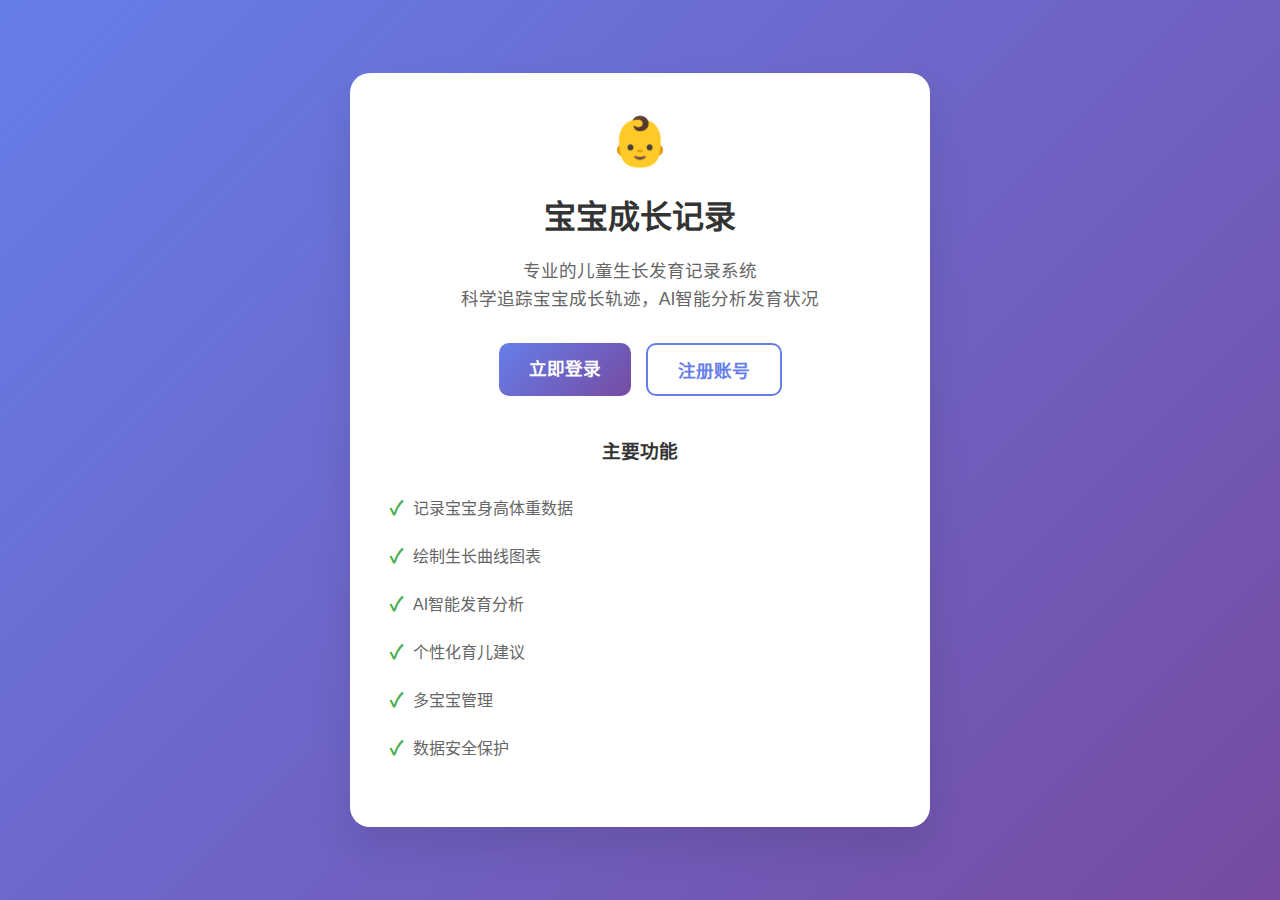
<file: frontend/index.html>
<!DOCTYPE html>
<html lang="zh-CN">
<head>
    <meta charset="UTF-8">
    <meta name="viewport" content="width=device-width, initial-scale=1.0">
    <title>宝宝成长记录</title>
    <style>
        body {
            font-family: Arial, sans-serif;
            margin: 0;
            padding: 0;
            background: linear-gradient(135deg, #667eea 0%, #764ba2 100%);
            min-height: 100vh;
            display: flex;
            align-items: center;
            justify-content: center;
        }

        .welcome-container {
            background: white;
            border-radius: 20px;
            box-shadow: 0 20px 40px rgba(0,0,0,0.1);
            padding: 40px;
            text-align: center;
            max-width: 500px;
            width: 90%;
        }

        .logo {
            font-size: 3rem;
            color: #667eea;
            margin-bottom: 20px;
        }

        .title {
            font-size: 2rem;
            color: #333;
            margin-bottom: 20px;
            font-weight: 600;
        }

        .subtitle {
            font-size: 1.1rem;
            color: #666;
            margin-bottom: 30px;
            line-height: 1.6;
        }

        .btn-group {
            display: flex;
            gap: 15px;
            justify-content: center;
            flex-wrap: wrap;
        }

        .btn {
            padding: 12px 30px;
            border-radius: 10px;
            font-size: 1.1rem;
            font-weight: 600;
            text-decoration: none;
            transition: all 0.3s ease;
            border: none;
            cursor: pointer;
        }

        .btn-primary {
            background: linear-gradient(135deg, #667eea 0%, #764ba2 100%);
            color: white;
        }

        .btn-primary:hover {
            transform: translateY(-2px);
            box-shadow: 0 5px 15px rgba(102, 126, 234, 0.3);
        }

        .btn-outline {
            background: transparent;
            color: #667eea;
            border: 2px solid #667eea;
        }

        .btn-outline:hover {
            background: #667eea;
            color: white;
            transform: translateY(-2px);
        }

        .features {
            margin-top: 40px;
            text-align: left;
        }

        .features h3 {
            color: #333;
            margin-bottom: 20px;
            text-align: center;
        }

        .feature-list {
            list-style: none;
            padding: 0;
        }

        .feature-list li {
            padding: 10px 0;
            color: #666;
            display: flex;
            align-items: center;
            gap: 10px;
        }

        .feature-list li::before {
            content: "✓";
            color: #4CAF50;
            font-weight: bold;
            font-size: 1.2rem;
        }
    </style>
</head>
<body>
    <div class="welcome-container">
        <div class="logo">
            👶
        </div>
        <h1 class="title">宝宝成长记录</h1>
        <p class="subtitle">
            专业的儿童生长发育记录系统<br>
            科学追踪宝宝成长轨迹，AI智能分析发育状况
        </p>
        
        <div class="btn-group">
            <a href="login.html" class="btn btn-primary">立即登录</a>
            <a href="register.html" class="btn btn-outline">注册账号</a>
        </div>

        <div class="features">
            <h3>主要功能</h3>
            <ul class="feature-list">
                <li>记录宝宝身高体重数据</li>
                <li>绘制生长曲线图表</li>
                <li>AI智能发育分析</li>
                <li>个性化育儿建议</li>
                <li>多宝宝管理</li>
                <li>数据安全保护</li>
            </ul>
        </div>
    </div>

    <script>
        // 检查是否已登录，如果已登录直接跳转到主页
        document.addEventListener('DOMContentLoaded', function() {
            const token = localStorage.getItem('token');
            if (token) {
                window.location.href = 'main.html';
            }
        });
    </script>
</body>
</html>
</file>
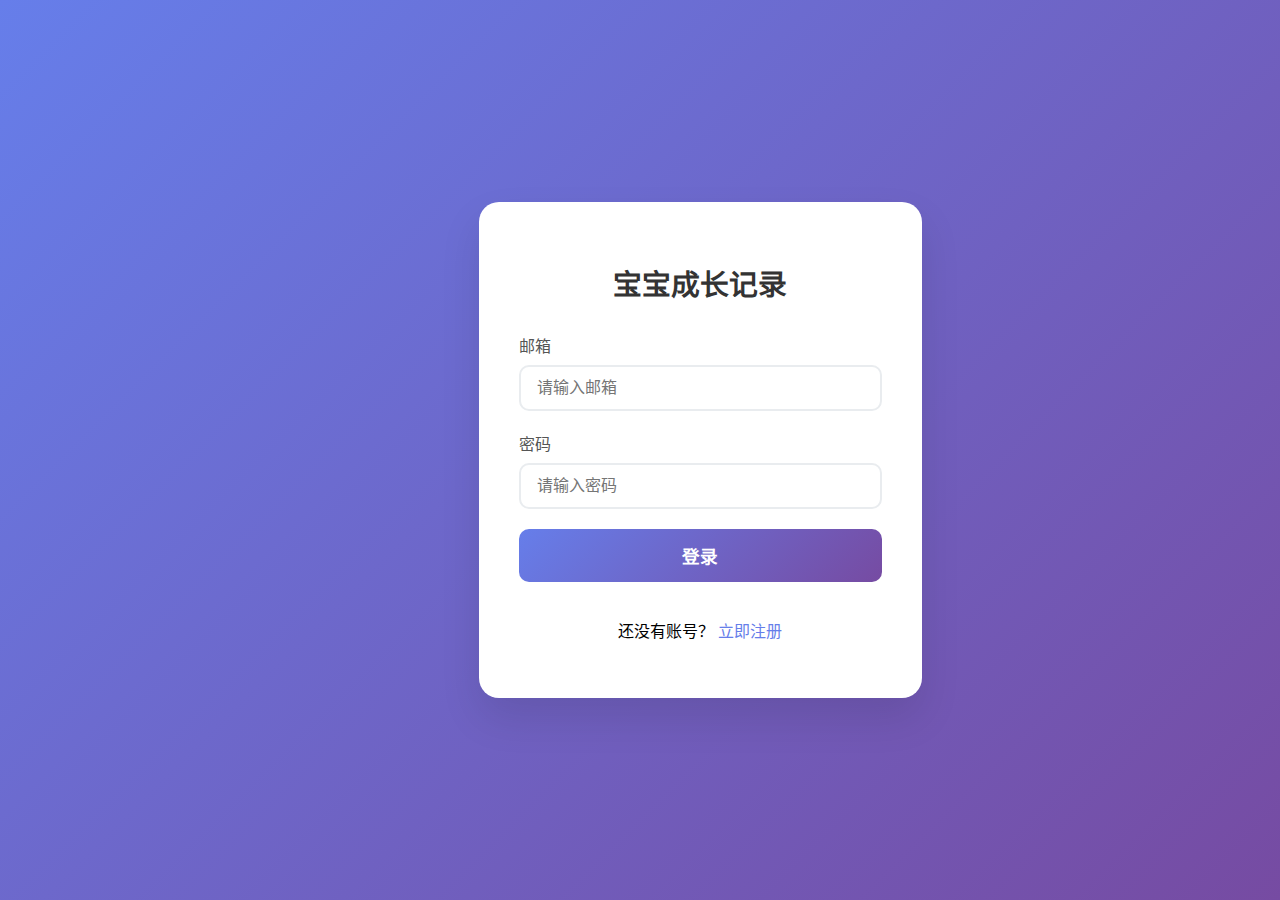
<file: frontend/login.html>
<!DOCTYPE html>
<html lang="zh-CN">
<head>
    <meta charset="UTF-8">
    <meta name="viewport" content="width=device-width, initial-scale=1.0">
    <title>登录 - 宝宝成长记录</title>
    <link rel="stylesheet" href="css/bootstrap-icons.css">
    <style>
        body {
            font-family: Arial, sans-serif;
            margin: 0;
            padding: 0;
            background: linear-gradient(135deg, #667eea 0%, #764ba2 100%);
            min-height: 100vh;
            display: flex;
            align-items: center;
            justify-content: center;
        }

        .login-container {
            background: white;
            border-radius: 20px;
            box-shadow: 0 20px 40px rgba(0,0,0,0.1);
            padding: 40px;
            width: 100%;
            max-width: 400px;
            text-align: center;
            margin: 20px;
        }

        /* 移动端适配 */
        @media (max-width: 768px) {
            .login-container {
                margin: 10px;
                padding: 30px 20px;
                border-radius: 15px;
            }
            
            .title {
                font-size: 1.5rem;
                margin-bottom: 25px;
            }
            
            .logo {
                font-size: 2rem;
            }
            
            .form-group input {
                padding: 14px 16px;
                font-size: 16px; /* 防止iOS缩放 */
            }
            
            .btn-login {
                padding: 16px;
                font-size: 1rem;
            }
        }

        @media (max-width: 480px) {
            .login-container {
                margin: 5px;
                padding: 25px 15px;
            }
            
            .title {
                font-size: 1.3rem;
            }
        }

        .logo {
            font-size: 2.5rem;
            color: #667eea;
            margin-bottom: 10px;
        }

        .title {
            font-size: 1.8rem;
            color: #333;
            margin-bottom: 30px;
            font-weight: 600;
        }

        .form-group {
            margin-bottom: 20px;
            text-align: left;
        }

        .form-group label {
            display: block;
            margin-bottom: 8px;
            color: #555;
            font-weight: 500;
        }

        .form-group input {
            width: 100%;
            padding: 12px 16px;
            border: 2px solid #e9ecef;
            border-radius: 10px;
            font-size: 1rem;
            transition: border-color 0.3s;
            box-sizing: border-box;
        }

        .form-group input:focus {
            outline: none;
            border-color: #667eea;
            box-shadow: 0 0 0 3px rgba(102, 126, 234, 0.1);
        }

        .btn-login {
            width: 100%;
            padding: 14px;
            background: linear-gradient(135deg, #667eea 0%, #764ba2 100%);
            color: white;
            border: none;
            border-radius: 10px;
            font-size: 1.1rem;
            font-weight: 600;
            cursor: pointer;
            transition: transform 0.2s;
            margin-bottom: 20px;
        }

        .btn-login:hover {
            transform: translateY(-2px);
        }

        .btn-login:disabled {
            opacity: 0.7;
            cursor: not-allowed;
            transform: none;
        }

        .register-link {
            color: #667eea;
            text-decoration: none;
            font-weight: 500;
        }

        .register-link:hover {
            text-decoration: underline;
        }

        .error-message {
            color: #dc3545;
            background: #f8d7da;
            border: 1px solid #f5c6cb;
            border-radius: 8px;
            padding: 12px;
            margin-bottom: 20px;
            display: none;
        }

        .success-message {
            color: #155724;
            background: #d4edda;
            border: 1px solid #c3e6cb;
            border-radius: 8px;
            padding: 12px;
            margin-bottom: 20px;
            display: none;
        }

        .spinner-border-sm {
            width: 1rem;
            height: 1rem;
        }


    </style>
</head>
<body>
    <div id="app">
        <div class="login-container">
            <div class="logo">
                <i class="bi bi-heart-pulse"></i>
            </div>
            <h1 class="title">宝宝成长记录</h1>
            


            <div class="error-message" id="errorMessage"></div>
            <div class="success-message" id="successMessage"></div>

            <form @submit.prevent="login">
                <div class="form-group">
                    <label for="email">邮箱</label>
                    <input 
                        type="email" 
                        id="email" 
                        v-model="email" 
                        placeholder="请输入邮箱"
                        required
                        :disabled="loading"
                    >
                </div>
                
                <div class="form-group">
                    <label for="password">密码</label>
                    <input 
                        type="password" 
                        id="password" 
                        v-model="password" 
                        placeholder="请输入密码"
                        required
                        :disabled="loading"
                    >
                </div>
                
                <button type="submit" class="btn-login" :disabled="loading">
                    <span v-if="loading" class="spinner-border spinner-border-sm me-2"></span>
                    {{ loading ? '登录中...' : '登录' }}
                </button>
            </form>
            
            <p>
                还没有账号？ 
                <a href="register.html" class="register-link">立即注册</a>
            </p>
        </div>
    </div>

    <script src="js/vue.min.js"></script>
    <script src="js/axios.min.js"></script>
    <script src="js/sweetalert2.all.min.js"></script>
    <script>
        new Vue({
            el: '#app',
            data: {
                email: '',
                password: '',
                loading: false
            },
            methods: {
                async login() {
                    if (!this.email || !this.password) {
                        this.showError('请填写完整的登录信息');
                        return;
                    }

                    this.loading = true;
                    this.hideMessages();

                    try {
                        const response = await axios.post(`${window.API_BASE}/login`, {
                            email: this.email,
                            password: this.password
                        });

                        if (response.data.token) {
                            // 保存token和用户信息
                            localStorage.setItem('token', response.data.token);
                            localStorage.setItem('user', JSON.stringify(response.data.user));
                            
                            this.showSuccess('登录成功，正在跳转...');
                            
                            // 跳转到主页
                            setTimeout(() => {
                                window.location.href = 'main.html';
                            }, 1000);
                        }
                    } catch (error) {
                        console.error('登录失败:', error);
                        const message = error.response?.data?.message || '登录失败，请重试';
                        this.showError(message);
                    } finally {
                        this.loading = false;
                    }
                },
                
                showError(message) {
                    const errorEl = document.getElementById('errorMessage');
                    errorEl.textContent = message;
                    errorEl.style.display = 'block';
                    document.getElementById('successMessage').style.display = 'none';
                },
                
                showSuccess(message) {
                    const successEl = document.getElementById('successMessage');
                    successEl.textContent = message;
                    successEl.style.display = 'block';
                    document.getElementById('errorMessage').style.display = 'none';
                },
                
                hideMessages() {
                    document.getElementById('errorMessage').style.display = 'none';
                    document.getElementById('successMessage').style.display = 'none';
                }
            },
            
            mounted() {
                // 如果已经登录，直接跳转到主页
                const token = localStorage.getItem('token');
                if (token) {
                    window.location.href = 'main.html';
                }
            }
        });
    </script>
</body>
</html>
</file>
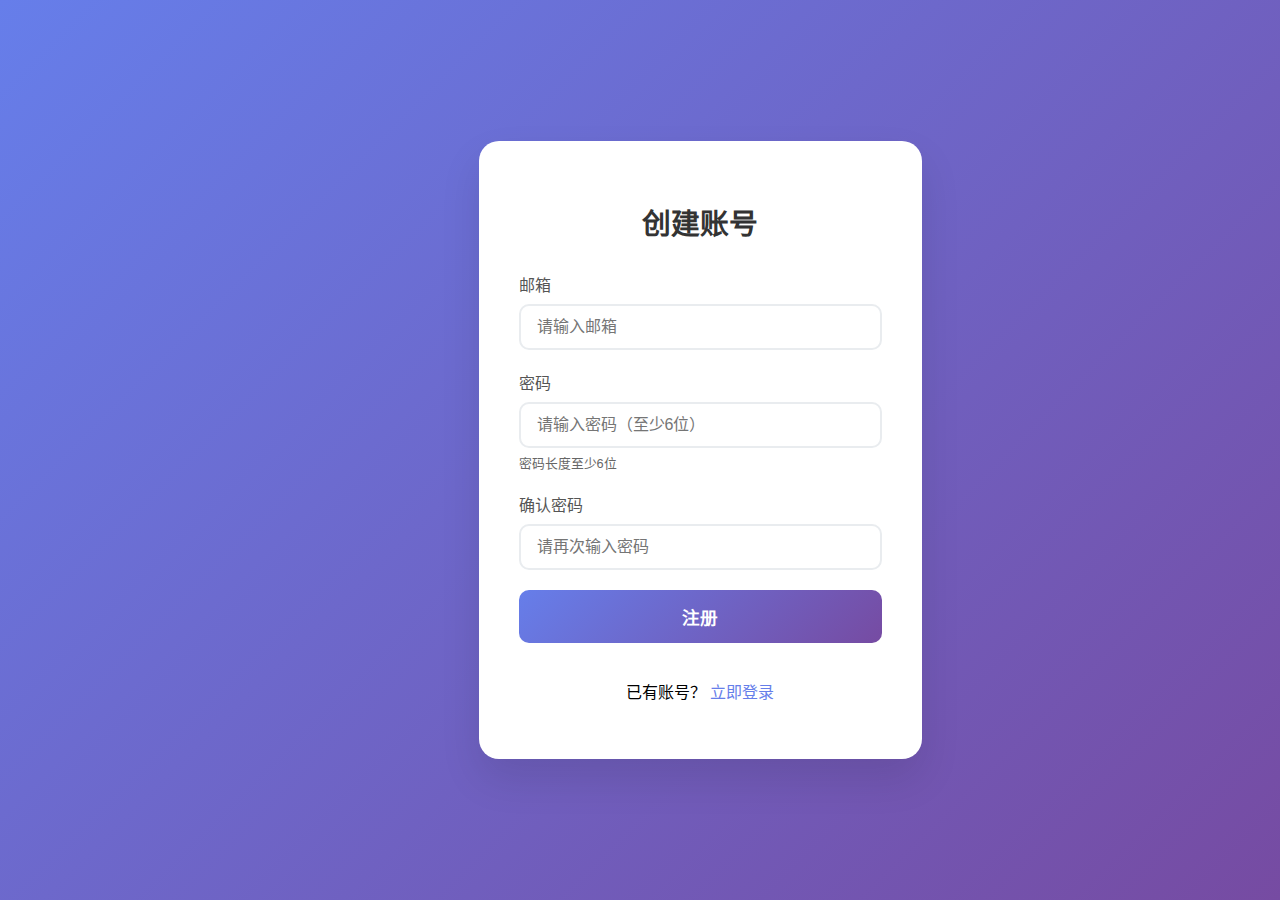
<file: frontend/register.html>
<!DOCTYPE html>
<html lang="zh-CN">
<head>
    <meta charset="UTF-8">
    <meta name="viewport" content="width=device-width, initial-scale=1.0">
    <title>注册 - 宝宝成长记录</title>
    <link rel="stylesheet" href="css/bootstrap-icons.css">
    <style>
        body {
            font-family: Arial, sans-serif;
            margin: 0;
            padding: 0;
            background: linear-gradient(135deg, #667eea 0%, #764ba2 100%);
            min-height: 100vh;
            display: flex;
            align-items: center;
            justify-content: center;
        }

        .register-container {
            background: white;
            border-radius: 20px;
            box-shadow: 0 20px 40px rgba(0,0,0,0.1);
            padding: 40px;
            width: 100%;
            max-width: 400px;
            text-align: center;
            margin: 20px;
        }

        /* 移动端适配 */
        @media (max-width: 768px) {
            .register-container {
                margin: 10px;
                padding: 30px 20px;
                border-radius: 15px;
            }
            
            .title {
                font-size: 1.5rem;
                margin-bottom: 25px;
            }
            
            .logo {
                font-size: 2rem;
            }
            
            .form-group input {
                padding: 14px 16px;
                font-size: 16px; /* 防止iOS缩放 */
            }
            
            .btn-register {
                padding: 16px;
                font-size: 1rem;
            }
        }

        @media (max-width: 480px) {
            .register-container {
                margin: 5px;
                padding: 25px 15px;
            }
            
            .title {
                font-size: 1.3rem;
            }
        }

        .logo {
            font-size: 2.5rem;
            color: #667eea;
            margin-bottom: 10px;
        }

        .title {
            font-size: 1.8rem;
            color: #333;
            margin-bottom: 30px;
            font-weight: 600;
        }

        .form-group {
            margin-bottom: 20px;
            text-align: left;
        }

        .form-group label {
            display: block;
            margin-bottom: 8px;
            color: #555;
            font-weight: 500;
        }

        .form-group input {
            width: 100%;
            padding: 12px 16px;
            border: 2px solid #e9ecef;
            border-radius: 10px;
            font-size: 1rem;
            transition: border-color 0.3s;
            box-sizing: border-box;
        }

        .form-group input:focus {
            outline: none;
            border-color: #667eea;
            box-shadow: 0 0 0 3px rgba(102, 126, 234, 0.1);
        }

        .btn-register {
            width: 100%;
            padding: 14px;
            background: linear-gradient(135deg, #667eea 0%, #764ba2 100%);
            color: white;
            border: none;
            border-radius: 10px;
            font-size: 1.1rem;
            font-weight: 600;
            cursor: pointer;
            transition: transform 0.2s;
            margin-bottom: 20px;
        }

        .btn-register:hover {
            transform: translateY(-2px);
        }

        .btn-register:disabled {
            opacity: 0.7;
            cursor: not-allowed;
            transform: none;
        }

        .login-link {
            color: #667eea;
            text-decoration: none;
            font-weight: 500;
        }

        .login-link:hover {
            text-decoration: underline;
        }

        .error-message {
            color: #dc3545;
            background: #f8d7da;
            border: 1px solid #f5c6cb;
            border-radius: 8px;
            padding: 12px;
            margin-bottom: 20px;
            display: none;
        }

        .success-message {
            color: #155724;
            background: #d4edda;
            border: 1px solid #c3e6cb;
            border-radius: 8px;
            padding: 12px;
            margin-bottom: 20px;
            display: none;
        }

        .spinner-border-sm {
            width: 1rem;
            height: 1rem;
        }

        .password-requirements {
            font-size: 0.8rem;
            color: #666;
            margin-top: 5px;
        }
    </style>
</head>
<body>
    <div id="app">
        <div class="register-container">
            <div class="logo">
                <i class="bi bi-heart-pulse"></i>
            </div>
            <h1 class="title">创建账号</h1>

            <div class="error-message" id="errorMessage"></div>
            <div class="success-message" id="successMessage"></div>

            <form @submit.prevent="register">
                <div class="form-group">
                    <label for="email">邮箱</label>
                    <input 
                        type="email" 
                        id="email" 
                        v-model="email" 
                        placeholder="请输入邮箱"
                        required
                        :disabled="loading"
                    >
                </div>
                
                <div class="form-group">
                    <label for="password">密码</label>
                    <input 
                        type="password" 
                        id="password" 
                        v-model="password" 
                        placeholder="请输入密码（至少6位）"
                        required
                        :disabled="loading"
                    >
                    <div class="password-requirements">
                        密码长度至少6位
                    </div>
                </div>
                
                <div class="form-group">
                    <label for="confirmPassword">确认密码</label>
                    <input 
                        type="password" 
                        id="confirmPassword" 
                        v-model="confirmPassword" 
                        placeholder="请再次输入密码"
                        required
                        :disabled="loading"
                    >
                </div>
                
                <button type="submit" class="btn-register" :disabled="loading">
                    <span v-if="loading" class="spinner-border spinner-border-sm me-2"></span>
                    {{ loading ? '注册中...' : '注册' }}
                </button>
            </form>
            
            <p>
                已有账号？ 
                <a href="login.html" class="login-link">立即登录</a>
            </p>
        </div>
    </div>

    <script src="js/vue.min.js"></script>
    <script src="js/axios.min.js"></script>
    <script src="js/sweetalert2.all.min.js"></script>
    <script src="config.js"></script>
    <script>
        new Vue({
            el: '#app',
            data: {
                email: '',
                password: '',
                confirmPassword: '',
                loading: false
            },
            methods: {
                async register() {
                    if (!this.email || !this.password || !this.confirmPassword) {
                        this.showError('请填写完整的注册信息');
                        return;
                    }

                    if (this.password !== this.confirmPassword) {
                        this.showError('两次输入的密码不一致');
                        return;
                    }

                    if (this.password.length < 6) {
                        this.showError('密码长度至少6位');
                        return;
                    }

                    this.loading = true;
                    this.hideMessages();

                    try {
                        const response = await axios.post(`${window.API_BASE}/register`, {
                            email: this.email,
                            password: this.password
                        });

                        if (response.data.token) {
                            // 保存token和用户信息
                            localStorage.setItem('token', response.data.token);
                            localStorage.setItem('user', JSON.stringify(response.data.user));
                            
                            this.showSuccess('注册成功，正在跳转...');
                            
                            // 跳转到主页
                            setTimeout(() => {
                                window.location.href = 'main.html';
                            }, 1000);
                        }
                    } catch (error) {
                        console.error('注册失败:', error);
                        const message = error.response?.data?.message || '注册失败，请重试';
                        this.showError(message);
                    } finally {
                        this.loading = false;
                    }
                },
                
                showError(message) {
                    const errorEl = document.getElementById('errorMessage');
                    errorEl.textContent = message;
                    errorEl.style.display = 'block';
                    document.getElementById('successMessage').style.display = 'none';
                },
                
                showSuccess(message) {
                    const successEl = document.getElementById('successMessage');
                    successEl.textContent = message;
                    successEl.style.display = 'block';
                    document.getElementById('errorMessage').style.display = 'none';
                },
                
                hideMessages() {
                    document.getElementById('errorMessage').style.display = 'none';
                    document.getElementById('successMessage').style.display = 'none';
                }
            },
            
            mounted() {
                // 如果已经登录，直接跳转到主页
                const token = localStorage.getItem('token');
                if (token) {
                    window.location.href = 'main.html';
                }
            }
        });
    </script>
</body>
</html>
</file>
